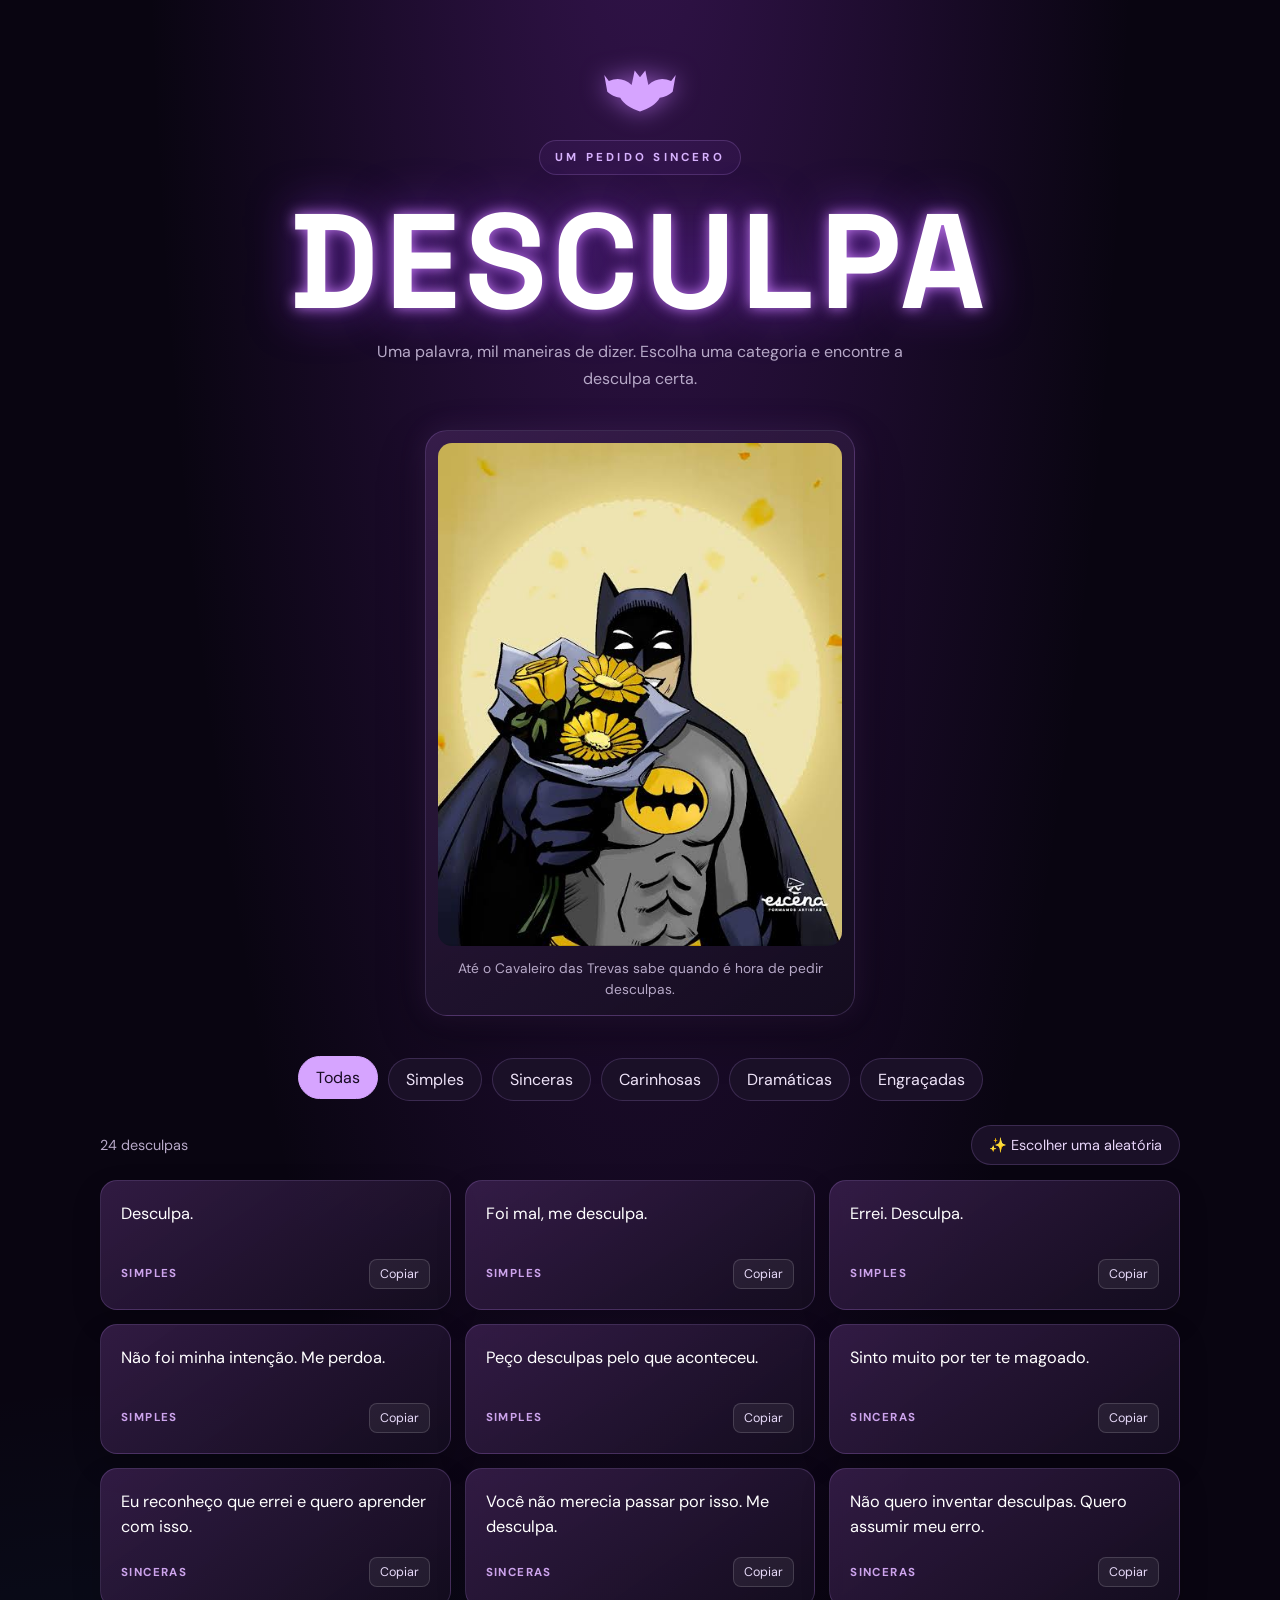
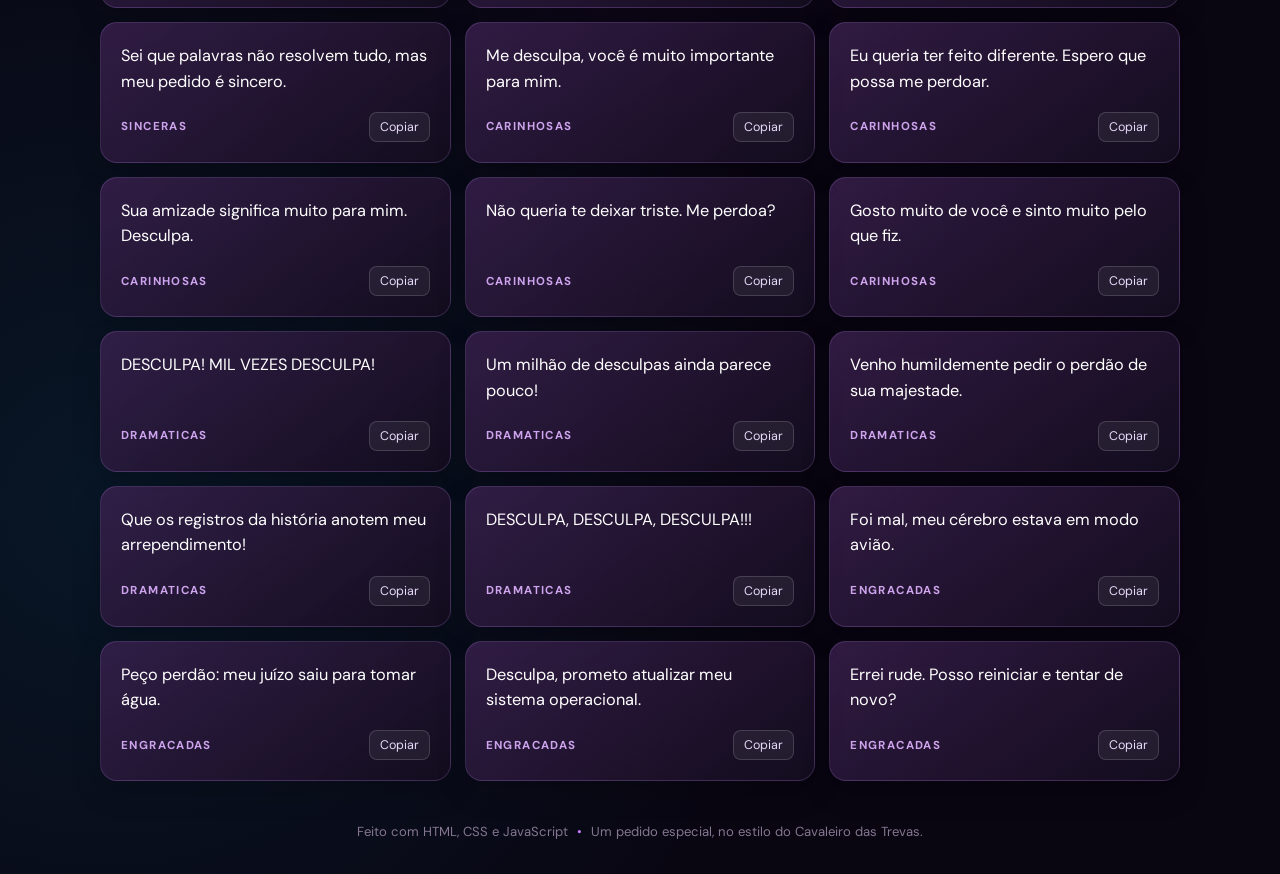
<file: index.html>
<!DOCTYPE html>
<html lang="pt-BR">
<head>
  <meta charset="UTF-8">
  <meta name="viewport" content="width=device-width, initial-scale=1.0">
  <meta name="theme-color" content="#090014">
  <title>DESCULPA — Um pedido sincero</title>
  <link rel="stylesheet" href="style.css">
  <script src="script.js" defer></script>
</head>
<body>
  <main class="page">
    <header class="hero">
      <div class="bat-emblem" aria-label="Símbolo do morcego">
        <svg viewBox="0 0 100 60" role="img" aria-hidden="true">
          <path d="M50 12 L43 3 L39 22 C30 14 20 12 9 17 L3 9 L7 31 C12 35 17 38 24 39 C29 48 38 53 50 57 C62 53 71 48 76 39 C83 38 88 35 93 31 L97 9 L91 17 C80 12 70 14 61 22 L57 3 Z"/>
        </svg>
      </div>
      <span class="tag">UM PEDIDO SINCERO</span>
      <h1>DESCULPA</h1>
      <p>Uma palavra, mil maneiras de dizer. Escolha uma categoria e encontre a desculpa certa.</p>
    </header>

    <figure class="batman-art">
      <img src="batman_com_flores.jpg" alt="Batman segurando um buquê de flores amarelas">
      <figcaption>Até o Cavaleiro das Trevas sabe quando é hora de pedir desculpas.</figcaption>
    </figure>

    <nav class="filters" aria-label="Filtrar desculpas">
      <button class="filter active" data-filter="todas" type="button">Todas</button>
      <button class="filter" data-filter="simples" type="button">Simples</button>
      <button class="filter" data-filter="sinceras" type="button">Sinceras</button>
      <button class="filter" data-filter="carinhosas" type="button">Carinhosas</button>
      <button class="filter" data-filter="dramaticas" type="button">Dramáticas</button>
      <button class="filter" data-filter="engracadas" type="button">Engraçadas</button>
    </nav>

    <section class="status">
      <span id="count">0 desculpas</span>
      <button id="randomBtn" class="random-button" type="button">✨ Escolher uma aleatória</button>
    </section>

    <section id="excuseGrid" class="excuse-grid" aria-live="polite"></section>

    <footer>Feito com HTML, CSS e JavaScript <span>•</span> Um pedido especial, no estilo do Cavaleiro das Trevas.</footer>
  </main>
</body>
</html>
</file>
<file: style.css>
@import url('https://fonts.googleapis.com/css2?family=DM+Sans:wght@400;500;600;700&family=Space+Grotesk:wght@500;600;700&display=swap');

:root {
  color-scheme: dark;
  --bg: #090511;
  --panel: rgba(28, 17, 43, .88);
  --line: rgba(202, 153, 255, .19);
  --muted: #b7a9c8;
  --accent: #c77dff;
}
* { box-sizing: border-box; }
body {
  margin: 0;
  min-height: 100vh;
  color: #fff;
  font-family: 'DM Sans', Arial, sans-serif;
  background:
    radial-gradient(ellipse at 50% -15%, rgba(137, 49, 196, .34), transparent 55%),
    radial-gradient(circle at 8% 85%, rgba(0, 198, 255, .09), transparent 30%),
    var(--bg);
}
.page { width: min(1080px, 92%); margin: 0 auto; padding: 64px 0 34px; }
.hero { text-align: center; }
.bat-emblem {
  width: 76px; height: 54px; margin: 0 auto 22px;
  display: grid; place-items: center; color: #d6a4ff;
  filter: drop-shadow(0 0 12px rgba(199,125,255,.65));
  animation: batFloat 3s ease-in-out infinite;
}
.bat-emblem svg { width: 100%; height: 100%; fill: currentColor; }
@keyframes batFloat { 50% { transform: translateY(-5px); } }
.batman-art {
  width: min(430px, 100%); margin: 38px auto 42px; padding: 12px;
  border: 1px solid var(--line); border-radius: 22px;
  background: linear-gradient(145deg, rgba(64,35,85,.72), rgba(20,13,31,.95));
  box-shadow: 0 18px 48px rgba(0,0,0,.32), 0 0 28px rgba(199,125,255,.12);
}
.batman-art img {
  display: block; width: 100%; height: auto; border-radius: 14px;
}
.batman-art figcaption {
  padding: 12px 6px 3px; color: var(--muted); text-align: center;
  font-size: .86rem; line-height: 1.5;
}
.tag {
  display: inline-block; color: #d8b2ff; font-size: .72rem; font-weight: 700;
  letter-spacing: .28em; border: 1px solid var(--line); border-radius: 999px;
  padding: 9px 15px; background: rgba(153, 75, 214, .08);
}
h1 {
  margin: 23px 0 12px; font: 700 clamp(3.7rem, 13vw, 8.4rem)/.95 'Space Grotesk', sans-serif;
  letter-spacing: .045em; color: #fff;
  text-shadow: 0 0 14px rgba(205, 126, 255, .9), 0 0 48px rgba(153, 54, 255, .55);
  animation: blink 1.25s steps(2, start) infinite;
}
@keyframes blink { 50% { opacity: .35; } }
.hero p { max-width: 590px; margin: 0 auto; color: var(--muted); line-height: 1.7; }
.filters { display: flex; justify-content: center; flex-wrap: wrap; gap: 10px; margin: 36px 0 24px; }
button { font: inherit; cursor: pointer; }
.filter, .random-button {
  color: #eee3f8; border: 1px solid var(--line); background: #1a1027;
  border-radius: 999px; padding: 10px 17px; transition: .2s ease;
}
.filter:hover, .filter.active, .random-button:hover {
  color: #170b22; background: #d6a4ff; border-color: #d6a4ff; transform: translateY(-2px);
}
.status { display: flex; justify-content: space-between; align-items: center; gap: 14px; margin: 0 0 15px; color: var(--muted); font-size: .9rem; }
.random-button { color: #e8d5fa; }
.excuse-grid { display: grid; grid-template-columns: repeat(3, minmax(0, 1fr)); gap: 14px; }
.excuse-card {
  min-height: 130px; display: flex; flex-direction: column; justify-content: space-between;
  gap: 18px; padding: 20px; border: 1px solid var(--line); border-radius: 17px;
  background: linear-gradient(145deg, rgba(64, 35, 85, .72), rgba(20, 13, 31, .95));
  box-shadow: 0 12px 30px rgba(0,0,0,.16); animation: rise .35s both;
}
@keyframes rise { from { opacity: 0; transform: translateY(12px); } to { opacity: 1; transform: translateY(0); } }
.excuse-text { margin: 0; line-height: 1.55; font-size: 1.02rem; }
.card-bottom { display: flex; align-items: center; justify-content: space-between; gap: 10px; }
.category { color: #cda4ed; font-size: .72rem; text-transform: uppercase; letter-spacing: .12em; font-weight: 700; }
.copy-button {
  border: 1px solid rgba(255,255,255,.15); color: #e8dafa; background: rgba(255,255,255,.06);
  border-radius: 8px; padding: 6px 10px; font-size: .78rem;
}
.copy-button:hover { background: rgba(199,125,255,.2); }
.empty { grid-column: 1 / -1; text-align: center; color: var(--muted); padding: 35px; }
footer { text-align: center; color: #857791; font-size: .82rem; margin-top: 42px; }
footer span { color: var(--accent); padding: 0 5px; }
@media (max-width: 800px) { .excuse-grid { grid-template-columns: repeat(2, minmax(0, 1fr)); } }
@media (max-width: 540px) {
  .page { padding-top: 42px; }
  .bat-emblem { width: 64px; height: 46px; margin-bottom: 18px; }
  .batman-art { margin: 30px auto 34px; padding: 9px; }
  .excuse-grid { grid-template-columns: 1fr; }
  .status { flex-direction: column; align-items: stretch; text-align: center; }
  .random-button { width: 100%; }
  .filter { padding: 9px 13px; font-size: .88rem; }
}
@media (prefers-reduced-motion: reduce) { *, *::before, *::after { animation-duration: .01ms !important; animation-iteration-count: 1 !important; transition-duration: .01ms !important; } }
</file>
